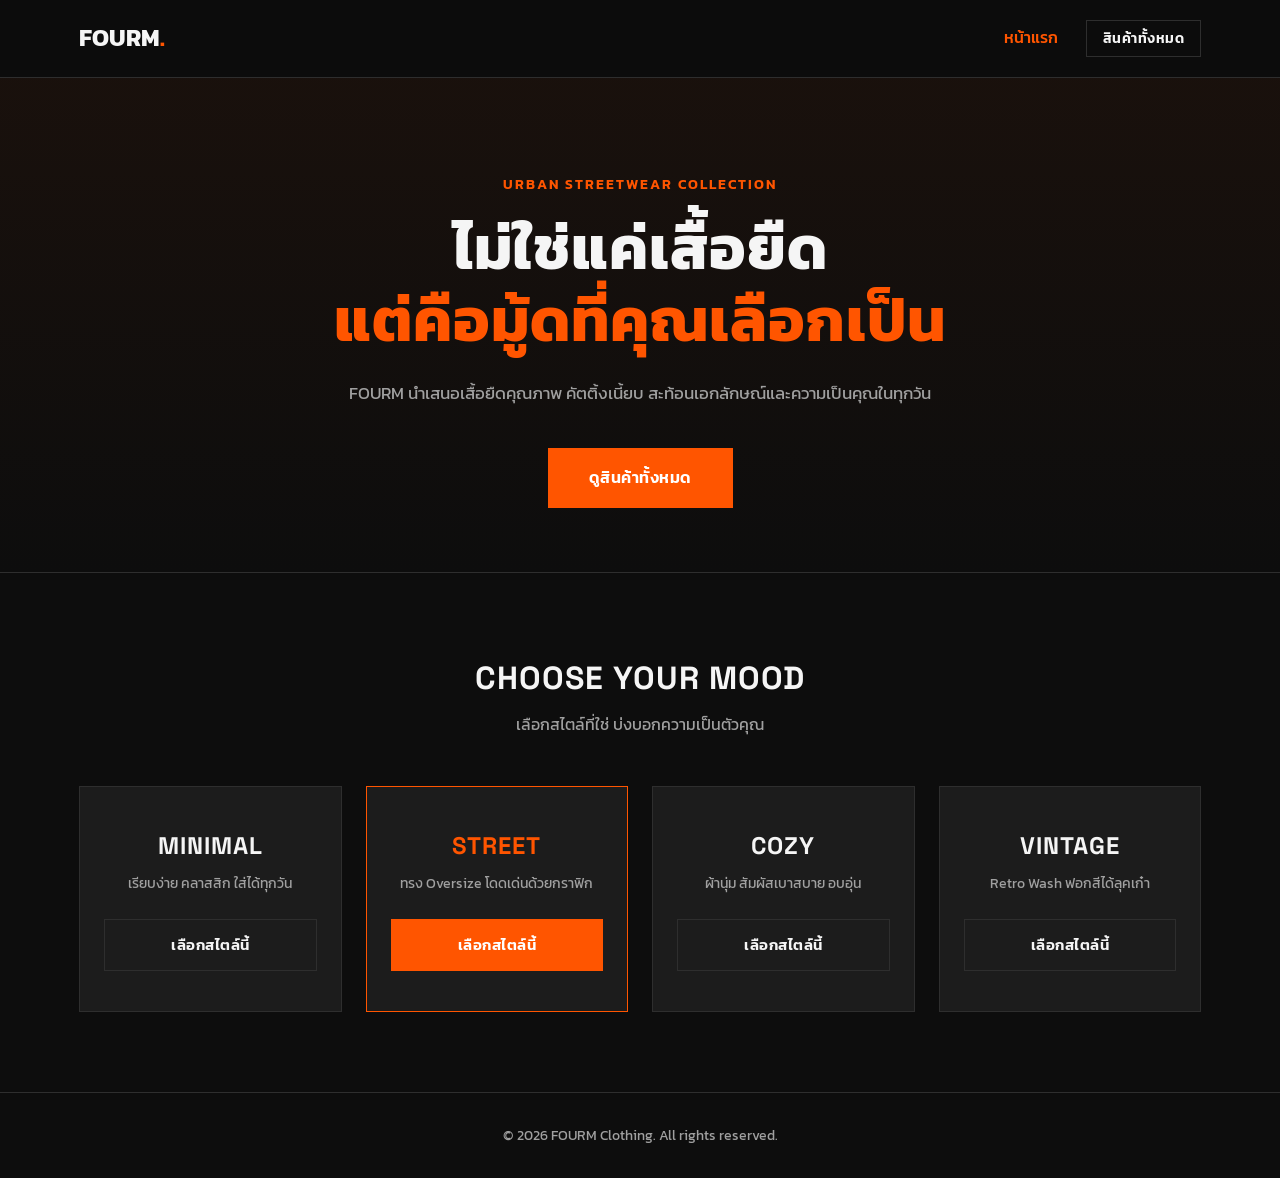
<file: index.html>
<!DOCTYPE html>
<html lang="th">
<head>
  <meta charset="UTF-8">
  <meta name="viewport" content="width=device-width, initial-scale=1.0">
  <title>FOURM — ไม่ใช่แค่เสื้อยืด แต่คือมู้ดที่คุณเลือกเป็น</title>
  <link rel="stylesheet" href="style.css">
</head>
<body>

  <!-- Header & Navigation -->
  <header class="header">
    <div class="container nav-container">
      <a href="index.html" class="logo">FOURM<span>.</span></a>
      <nav class="nav-links">
        <a href="index.html" style="color: var(--accent-color); margin-right: 1.5rem; font-weight: 500;">หน้าแรก</a>
        <a href="product.html" class="btn btn-outline" style="padding: 0.4rem 1rem; font-size: 0.85rem;">สินค้าทั้งหมด</a>
      </nav>
    </div>
  </header>

  <!-- Hero Section -->
  <section class="hero-section" style="padding: 6rem 0 4rem; border-bottom: 1px solid var(--border-color); text-align: center; background: linear-gradient(180deg, rgba(255,85,0,0.05) 0%, rgba(13,13,13,1) 100%);">
    <div class="container">
      <span style="color: var(--accent-color); font-weight: 600; text-transform: uppercase; letter-spacing: 2px; font-size: 0.85rem; display: block; margin-bottom: 1rem;">Urban Streetwear Collection</span>
      <h1 style="font-size: clamp(2rem, 5vw, 3.8rem); line-height: 1.2; margin-bottom: 1.5rem; text-transform: uppercase;">
        ไม่ใช่แค่เสื้อยืด<br>
        <span style="color: var(--accent-color);">แต่คือมู้ดที่คุณเลือกเป็น</span>
      </h1>
      <p style="color: var(--text-muted); max-width: 600px; margin: 0 auto 2.5rem; font-size: 1.05rem;">
        FOURM นำเสนอเสื้อยืดคุณภาพ คัตติ้งเนี้ยบ สะท้อนเอกลักษณ์และความเป็นคุณในทุกวัน
      </p>
      <a href="product.html" class="btn btn-primary" style="font-size: 1rem; padding: 1rem 2.5rem;">ดูสินค้าทั้งหมด</a>
    </div>
  </section>

  <!-- Mood Selection Section -->
  <section class="section-padding">
    <div class="container">
      <div style="text-align: center; margin-bottom: 3rem;">
        <h2 style="font-size: 2rem; margin-bottom: 0.5rem;">CHOOSE YOUR MOOD</h2>
        <p style="color: var(--text-muted);">เลือกสไตล์ที่ใช่ บ่งบอกความเป็นตัวคุณ</p>
      </div>

      <!-- Grid แสดง 4 สไตล์ -->
      <div style="display: grid; grid-template-columns: repeat(auto-fit, minmax(240px, 1fr)); gap: 1.5rem;">
        
        <!-- Minimal Card -->
        <a href="product.html?mood=minimal" class="product-card" style="text-align: center; padding: 2.5rem 1.5rem; text-decoration: none;">
          <h3 style="font-size: 1.5rem; margin-bottom: 0.5rem; color: var(--text-main);">MINIMAL</h3>
          <p style="color: var(--text-muted); font-size: 0.85rem; margin-bottom: 1.5rem;">เรียบง่าย คลาสสิก ใส่ได้ทุกวัน</p>
          <span class="btn btn-outline" style="width: 100%;">เลือกสไตล์นี้</span>
        </a>

        <!-- Street Card -->
        <a href="product.html?mood=street" class="product-card" style="text-align: center; padding: 2.5rem 1.5rem; text-decoration: none; border-color: var(--accent-color);">
          <h3 style="font-size: 1.5rem; margin-bottom: 0.5rem; color: var(--accent-color);">STREET</h3>
          <p style="color: var(--text-muted); font-size: 0.85rem; margin-bottom: 1.5rem;">ทรง Oversize โดดเด่นด้วยกราฟิก</p>
          <span class="btn btn-primary" style="width: 100%;">เลือกสไตล์นี้</span>
        </a>

        <!-- Cozy Card -->
        <a href="product.html?mood=cozy" class="product-card" style="text-align: center; padding: 2.5rem 1.5rem; text-decoration: none;">
          <h3 style="font-size: 1.5rem; margin-bottom: 0.5rem; color: var(--text-main);">COZY</h3>
          <p style="color: var(--text-muted); font-size: 0.85rem; margin-bottom: 1.5rem;">ผ้านุ่ม สัมผัสเบาสบาย อบอุ่น</p>
          <span class="btn btn-outline" style="width: 100%;">เลือกสไตล์นี้</span>
        </a>

        <!-- Vintage Card -->
        <a href="product.html?mood=vintage" class="product-card" style="text-align: center; padding: 2.5rem 1.5rem; text-decoration: none;">
          <h3 style="font-size: 1.5rem; margin-bottom: 0.5rem; color: var(--text-main);">VINTAGE</h3>
          <p style="color: var(--text-muted); font-size: 0.85rem; margin-bottom: 1.5rem;">Retro Wash ฟอกสีได้ลุคเก๋า</p>
          <span class="btn btn-outline" style="width: 100%;">เลือกสไตล์นี้</span>
        </a>

      </div>
    </div>
  </section>

  <!-- Footer -->
  <footer style="border-top: 1px solid var(--border-color); padding: 2rem 0; text-align: center; color: var(--text-muted); font-size: 0.85rem;">
    <div class="container">
      <p>&copy; 2026 FOURM Clothing. All rights reserved.</p>
    </div>
  </footer>

  <script src="script.js"></script>
</body>
</html>
</file>
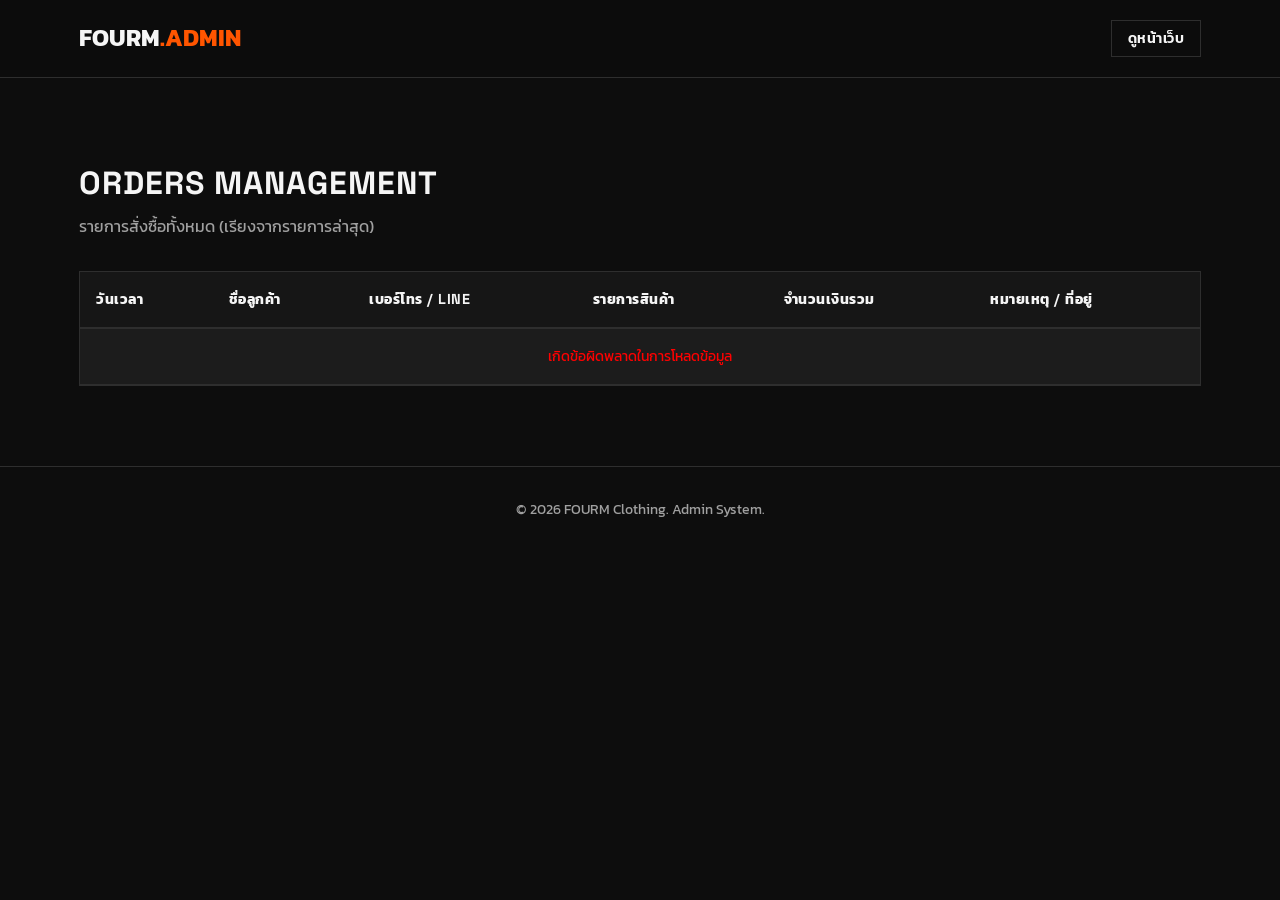
<file: admin.html>
<!DOCTYPE html>
<html lang="th">
<head>
  <meta charset="UTF-8">
  <meta name="viewport" content="width=device-width, initial-scale=1.0">
  <title>ระบบจัดการคำสั่งซื้อ — FOURM Admin</title>
  <link rel="stylesheet" href="style.css">
  <style>
    .table-container {
      width: 100%;
      overflow-x: auto;
      background-color: var(--surface-card);
      border: 1px solid var(--border-color);
      margin-top: 2rem;
    }

    table {
      width: 100%;
      border-collapse: collapse;
      text-align: left;
      font-size: 0.9rem;
    }

    th {
      background-color: var(--surface-color);
      color: var(--text-main);
      font-family: var(--font-display);
      text-transform: uppercase;
      letter-spacing: 0.5px;
      padding: 1rem;
      border-bottom: 2px solid var(--border-color);
      white-space: nowrap;
    }

    td {
      padding: 1rem;
      border-bottom: 1px solid var(--border-color);
      color: var(--text-main);
      vertical-align: top;
    }

    tr:hover td {
      background-color: rgba(255, 255, 255, 0.02);
    }

    /* ราคาเน้นสีส้ม */
    td:nth-child(5) {
      color: var(--accent-color);
      font-weight: 600;
      font-family: var(--font-display);
    }
  </style>
</head>
<body>

  <!-- Header -->
  <header class="header">
    <div class="container nav-container">
      <a href="index.html" class="logo">FOURM<span>.ADMIN</span></a>
      <nav class="nav-links">
        <a href="index.html" class="btn btn-outline" style="padding: 0.4rem 1rem; font-size: 0.85rem;">ดูหน้าเว็บ</a>
      </nav>
    </div>
  </header>

  <!-- Main Content -->
  <main class="section-padding">
    <div class="container">
      
      <div style="display: flex; justify-content: space-between; align-items: center; flex-wrap: wrap; gap: 1rem;">
        <div>
          <h1 style="font-size: 2rem; margin-bottom: 0.3rem;">ORDERS MANAGEMENT</h1>
          <p style="color: var(--text-muted);">รายการสั่งซื้อทั้งหมด (เรียงจากรายการล่าสุด)</p>
        </div>
      </div>

      <!-- Table Container -->
      <div class="table-container">
        <table id="ordersTable">
          <thead>
            <tr>
              <th>วันเวลา</th>
              <th>ชื่อลูกค้า</th>
              <th>เบอร์โทร / Line</th>
              <th>รายการสินค้า</th>
              <th>จำนวนเงินรวม</th>
              <th>หมายเหตุ / ที่อยู่</th>
            </tr>
          </thead>
          <tbody>
            <!-- script.js จะดึงข้อมูล CSV จาก Google Sheets มาใส่ในนี้อัตโนมัติ -->
          </tbody>
        </table>
      </div>

    </div>
  </main>

  <!-- Footer -->
  <footer style="border-top: 1px solid var(--border-color); padding: 2rem 0; text-align: center; color: var(--text-muted); font-size: 0.85rem;">
    <div class="container">
      <p>&copy; 2026 FOURM Clothing. Admin System.</p>
    </div>
  </footer>

  <script src="script.js"></script>
</body>
</html>
</file>
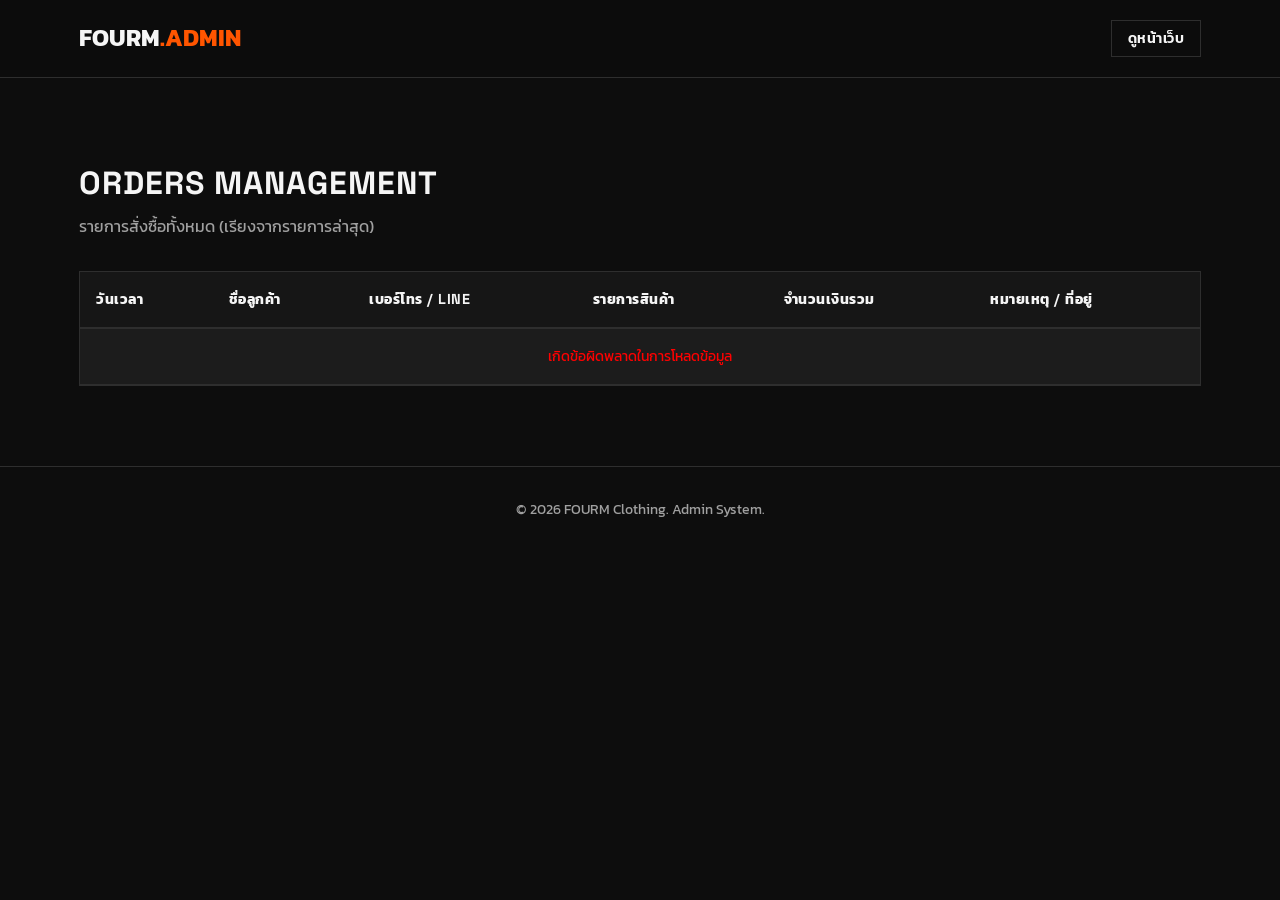
<file: admin.html.html>
<!DOCTYPE html>
<html lang="th">
<head>
  <meta charset="UTF-8">
  <meta name="viewport" content="width=device-width, initial-scale=1.0">
  <title>ระบบจัดการคำสั่งซื้อ — FOURM Admin</title>
  <link rel="stylesheet" href="style.css">
  <style>
    .table-container {
      width: 100%;
      overflow-x: auto;
      background-color: var(--surface-card);
      border: 1px solid var(--border-color);
      margin-top: 2rem;
    }

    table {
      width: 100%;
      border-collapse: collapse;
      text-align: left;
      font-size: 0.9rem;
    }

    th {
      background-color: var(--surface-color);
      color: var(--text-main);
      font-family: var(--font-display);
      text-transform: uppercase;
      letter-spacing: 0.5px;
      padding: 1rem;
      border-bottom: 2px solid var(--border-color);
      white-space: nowrap;
    }

    td {
      padding: 1rem;
      border-bottom: 1px solid var(--border-color);
      color: var(--text-main);
      vertical-align: top;
    }

    tr:hover td {
      background-color: rgba(255, 255, 255, 0.02);
    }

    /* ราคาเน้นสีส้ม */
    td:nth-child(5) {
      color: var(--accent-color);
      font-weight: 600;
      font-family: var(--font-display);
    }
  </style>
</head>
<body>

  <!-- Header -->
  <header class="header">
    <div class="container nav-container">
      <a href="index.html" class="logo">FOURM<span>.ADMIN</span></a>
      <nav class="nav-links">
        <a href="index.html" class="btn btn-outline" style="padding: 0.4rem 1rem; font-size: 0.85rem;">ดูหน้าเว็บ</a>
      </nav>
    </div>
  </header>

  <!-- Main Content -->
  <main class="section-padding">
    <div class="container">
      
      <div style="display: flex; justify-content: space-between; align-items: center; flex-wrap: wrap; gap: 1rem;">
        <div>
          <h1 style="font-size: 2rem; margin-bottom: 0.3rem;">ORDERS MANAGEMENT</h1>
          <p style="color: var(--text-muted);">รายการสั่งซื้อทั้งหมด (เรียงจากรายการล่าสุด)</p>
        </div>
      </div>

      <!-- Table Container -->
      <div class="table-container">
        <table id="ordersTable">
          <thead>
            <tr>
              <th>วันเวลา</th>
              <th>ชื่อลูกค้า</th>
              <th>เบอร์โทร / Line</th>
              <th>รายการสินค้า</th>
              <th>จำนวนเงินรวม</th>
              <th>หมายเหตุ / ที่อยู่</th>
            </tr>
          </thead>
          <tbody>
            <!-- script.js จะดึงข้อมูล CSV จาก Google Sheets มาใส่ในนี้อัตโนมัติ -->
          </tbody>
        </table>
      </div>

    </div>
  </main>

  <!-- Footer -->
  <footer style="border-top: 1px solid var(--border-color); padding: 2rem 0; text-align: center; color: var(--text-muted); font-size: 0.85rem;">
    <div class="container">
      <p>&copy; 2026 FOURM Clothing. Admin System.</p>
    </div>
  </footer>

  <script src="script.js"></script>
</body>
</html>
</file>
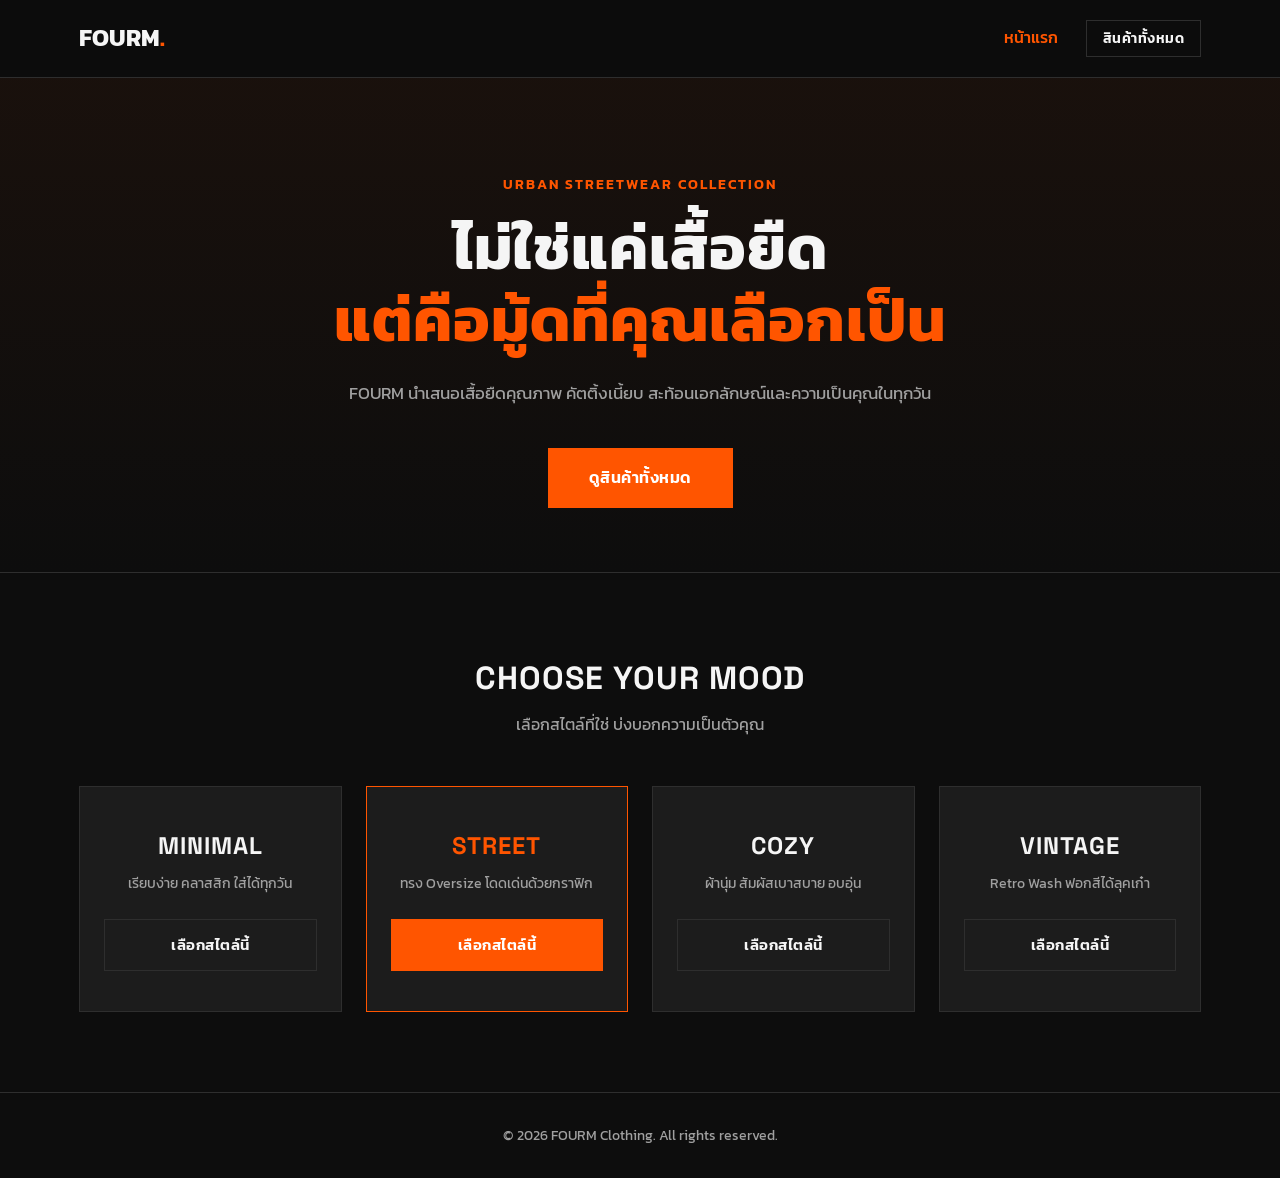
<file: index.html.html>
<!DOCTYPE html>
<html lang="th">
<head>
  <meta charset="UTF-8">
  <meta name="viewport" content="width=device-width, initial-scale=1.0">
  <title>FOURM — ไม่ใช่แค่เสื้อยืด แต่คือมู้ดที่คุณเลือกเป็น</title>
  <link rel="stylesheet" href="style.css">
</head>
<body>

  <!-- Header & Navigation -->
  <header class="header">
    <div class="container nav-container">
      <a href="index.html" class="logo">FOURM<span>.</span></a>
      <nav class="nav-links">
        <a href="index.html" style="color: var(--accent-color); margin-right: 1.5rem; font-weight: 500;">หน้าแรก</a>
        <a href="product.html" class="btn btn-outline" style="padding: 0.4rem 1rem; font-size: 0.85rem;">สินค้าทั้งหมด</a>
      </nav>
    </div>
  </header>

  <!-- Hero Section -->
  <section class="hero-section" style="padding: 6rem 0 4rem; border-bottom: 1px solid var(--border-color); text-align: center; background: linear-gradient(180deg, rgba(255,85,0,0.05) 0%, rgba(13,13,13,1) 100%);">
    <div class="container">
      <span style="color: var(--accent-color); font-weight: 600; text-transform: uppercase; letter-spacing: 2px; font-size: 0.85rem; display: block; margin-bottom: 1rem;">Urban Streetwear Collection</span>
      <h1 style="font-size: clamp(2rem, 5vw, 3.8rem); line-height: 1.2; margin-bottom: 1.5rem; text-transform: uppercase;">
        ไม่ใช่แค่เสื้อยืด<br>
        <span style="color: var(--accent-color);">แต่คือมู้ดที่คุณเลือกเป็น</span>
      </h1>
      <p style="color: var(--text-muted); max-width: 600px; margin: 0 auto 2.5rem; font-size: 1.05rem;">
        FOURM นำเสนอเสื้อยืดคุณภาพ คัตติ้งเนี้ยบ สะท้อนเอกลักษณ์และความเป็นคุณในทุกวัน
      </p>
      <a href="product.html" class="btn btn-primary" style="font-size: 1rem; padding: 1rem 2.5rem;">ดูสินค้าทั้งหมด</a>
    </div>
  </section>

  <!-- Mood Selection Section -->
  <section class="section-padding">
    <div class="container">
      <div style="text-align: center; margin-bottom: 3rem;">
        <h2 style="font-size: 2rem; margin-bottom: 0.5rem;">CHOOSE YOUR MOOD</h2>
        <p style="color: var(--text-muted);">เลือกสไตล์ที่ใช่ บ่งบอกความเป็นตัวคุณ</p>
      </div>

      <!-- Grid แสดง 4 สไตล์ -->
      <div style="display: grid; grid-template-columns: repeat(auto-fit, minmax(240px, 1fr)); gap: 1.5rem;">
        
        <!-- Minimal Card -->
        <a href="product.html?mood=minimal" class="product-card" style="text-align: center; padding: 2.5rem 1.5rem; text-decoration: none;">
          <h3 style="font-size: 1.5rem; margin-bottom: 0.5rem; color: var(--text-main);">MINIMAL</h3>
          <p style="color: var(--text-muted); font-size: 0.85rem; margin-bottom: 1.5rem;">เรียบง่าย คลาสสิก ใส่ได้ทุกวัน</p>
          <span class="btn btn-outline" style="width: 100%;">เลือกสไตล์นี้</span>
        </a>

        <!-- Street Card -->
        <a href="product.html?mood=street" class="product-card" style="text-align: center; padding: 2.5rem 1.5rem; text-decoration: none; border-color: var(--accent-color);">
          <h3 style="font-size: 1.5rem; margin-bottom: 0.5rem; color: var(--accent-color);">STREET</h3>
          <p style="color: var(--text-muted); font-size: 0.85rem; margin-bottom: 1.5rem;">ทรง Oversize โดดเด่นด้วยกราฟิก</p>
          <span class="btn btn-primary" style="width: 100%;">เลือกสไตล์นี้</span>
        </a>

        <!-- Cozy Card -->
        <a href="product.html?mood=cozy" class="product-card" style="text-align: center; padding: 2.5rem 1.5rem; text-decoration: none;">
          <h3 style="font-size: 1.5rem; margin-bottom: 0.5rem; color: var(--text-main);">COZY</h3>
          <p style="color: var(--text-muted); font-size: 0.85rem; margin-bottom: 1.5rem;">ผ้านุ่ม สัมผัสเบาสบาย อบอุ่น</p>
          <span class="btn btn-outline" style="width: 100%;">เลือกสไตล์นี้</span>
        </a>

        <!-- Vintage Card -->
        <a href="product.html?mood=vintage" class="product-card" style="text-align: center; padding: 2.5rem 1.5rem; text-decoration: none;">
          <h3 style="font-size: 1.5rem; margin-bottom: 0.5rem; color: var(--text-main);">VINTAGE</h3>
          <p style="color: var(--text-muted); font-size: 0.85rem; margin-bottom: 1.5rem;">Retro Wash ฟอกสีได้ลุคเก๋า</p>
          <span class="btn btn-outline" style="width: 100%;">เลือกสไตล์นี้</span>
        </a>

      </div>
    </div>
  </section>

  <!-- Footer -->
  <footer style="border-top: 1px solid var(--border-color); padding: 2rem 0; text-align: center; color: var(--text-muted); font-size: 0.85rem;">
    <div class="container">
      <p>&copy; 2026 FOURM Clothing. All rights reserved.</p>
    </div>
  </footer>

  <script src="script.js"></script>
</body>
</html>
</file>
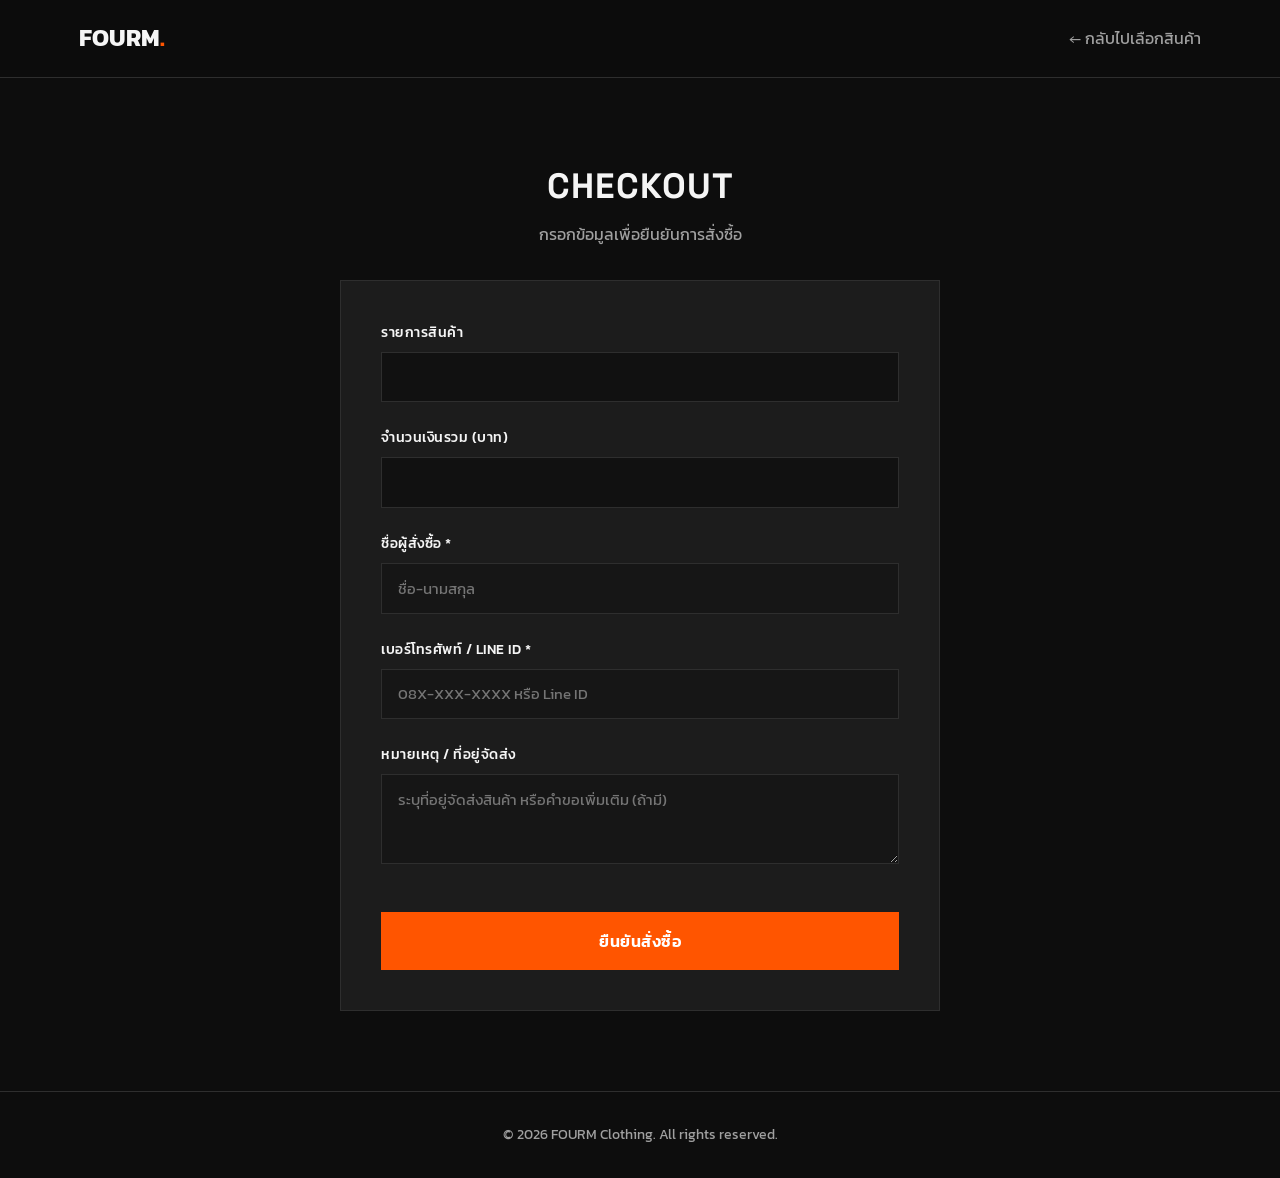
<file: order.html>
<!DOCTYPE html>
<html lang="th">
<head>
  <meta charset="UTF-8">
  <meta name="viewport" content="width=device-width, initial-scale=1.0">
  <title>สั่งซื้อสินค้า — FOURM</title>
  <link rel="stylesheet" href="style.css">
  <style>
    .order-card {
      max-width: 600px;
      margin: 0 auto;
      background-color: var(--surface-card);
      border: 1px solid var(--border-color);
      padding: 2.5rem;
    }

    .form-group {
      margin-bottom: 1.5rem;
    }

    .form-group label {
      display: block;
      margin-bottom: 0.5rem;
      font-size: 0.9rem;
      font-weight: 500;
      color: var(--text-main);
      text-transform: uppercase;
      letter-spacing: 0.5px;
    }

    .form-control {
      width: 100%;
      padding: 0.8rem 1rem;
      background-color: var(--surface-color);
      border: 1px solid var(--border-color);
      color: var(--text-main);
      font-family: var(--font-sans);
      font-size: 0.95rem;
      border-radius: var(--radius-sharp);
      transition: var(--transition);
    }

    .form-control:focus {
      outline: none;
      border-color: var(--accent-color);
    }

    .form-control[readonly] {
      background-color: #111;
      color: var(--accent-color);
      font-weight: 600;
      cursor: not-allowed;
    }

    textarea.form-control {
      resize: vertical;
      min-height: 90px;
    }
  </style>
</head>
<body>

  <!-- Header -->
  <header class="header">
    <div class="container nav-container">
      <a href="index.html" class="logo">FOURM<span>.</span></a>
      <nav class="nav-links">
        <a href="product.html" style="color: var(--text-muted);">← กลับไปเลือกสินค้า</a>
      </nav>
    </div>
  </header>

  <!-- Main Section -->
  <main class="section-padding">
    <div class="container">
      
      <div style="text-align: center; margin-bottom: 2rem;">
        <h1 style="font-size: 2.2rem; margin-bottom: 0.5rem;">CHECKOUT</h1>
        <p style="color: var(--text-muted);">กรอกข้อมูลเพื่อยืนยันการสั่งซื้อ</p>
      </div>

      <div class="order-card">
        <!-- Form สั่งซื้อ id="orderForm" -->
        <form id="orderForm">
          
          <div class="form-group">
            <label for="items">รายการสินค้า</label>
            <input type="text" id="items" class="form-control" readonly required>
          </div>

          <div class="form-group">
            <label for="total">จำนวนเงินรวม (บาท)</label>
            <input type="text" id="total" class="form-control" readonly required>
          </div>

          <div class="form-group">
            <label for="customerName">ชื่อผู้สั่งซื้อ *</label>
            <input type="text" id="customerName" class="form-control" placeholder="ชื่อ-นามสกุล" required>
          </div>

          <div class="form-group">
            <label for="contact">เบอร์โทรศัพท์ / Line ID *</label>
            <input type="text" id="contact" class="form-control" placeholder="08X-XXX-XXXX หรือ Line ID" required>
          </div>

          <div class="form-group">
            <label for="note">หมายเหตุ / ที่อยู่จัดส่ง</label>
            <textarea id="note" class="form-control" placeholder="ระบุที่อยู่จัดส่งสินค้า หรือคำขอเพิ่มเติม (ถ้ามี)"></textarea>
          </div>

          <button type="submit" class="btn btn-primary" style="width: 100%; padding: 1rem; font-size: 1rem; margin-top: 1rem;">
            ยืนยันสั่งซื้อ
          </button>
        </form>
      </div>

    </div>
  </main>

  <!-- Footer -->
  <footer style="border-top: 1px solid var(--border-color); padding: 2rem 0; text-align: center; color: var(--text-muted); font-size: 0.85rem;">
    <div class="container">
      <p>&copy; 2026 FOURM Clothing. All rights reserved.</p>
    </div>
  </footer>

  <script src="script.js"></script>
</body>
</html>
</file>
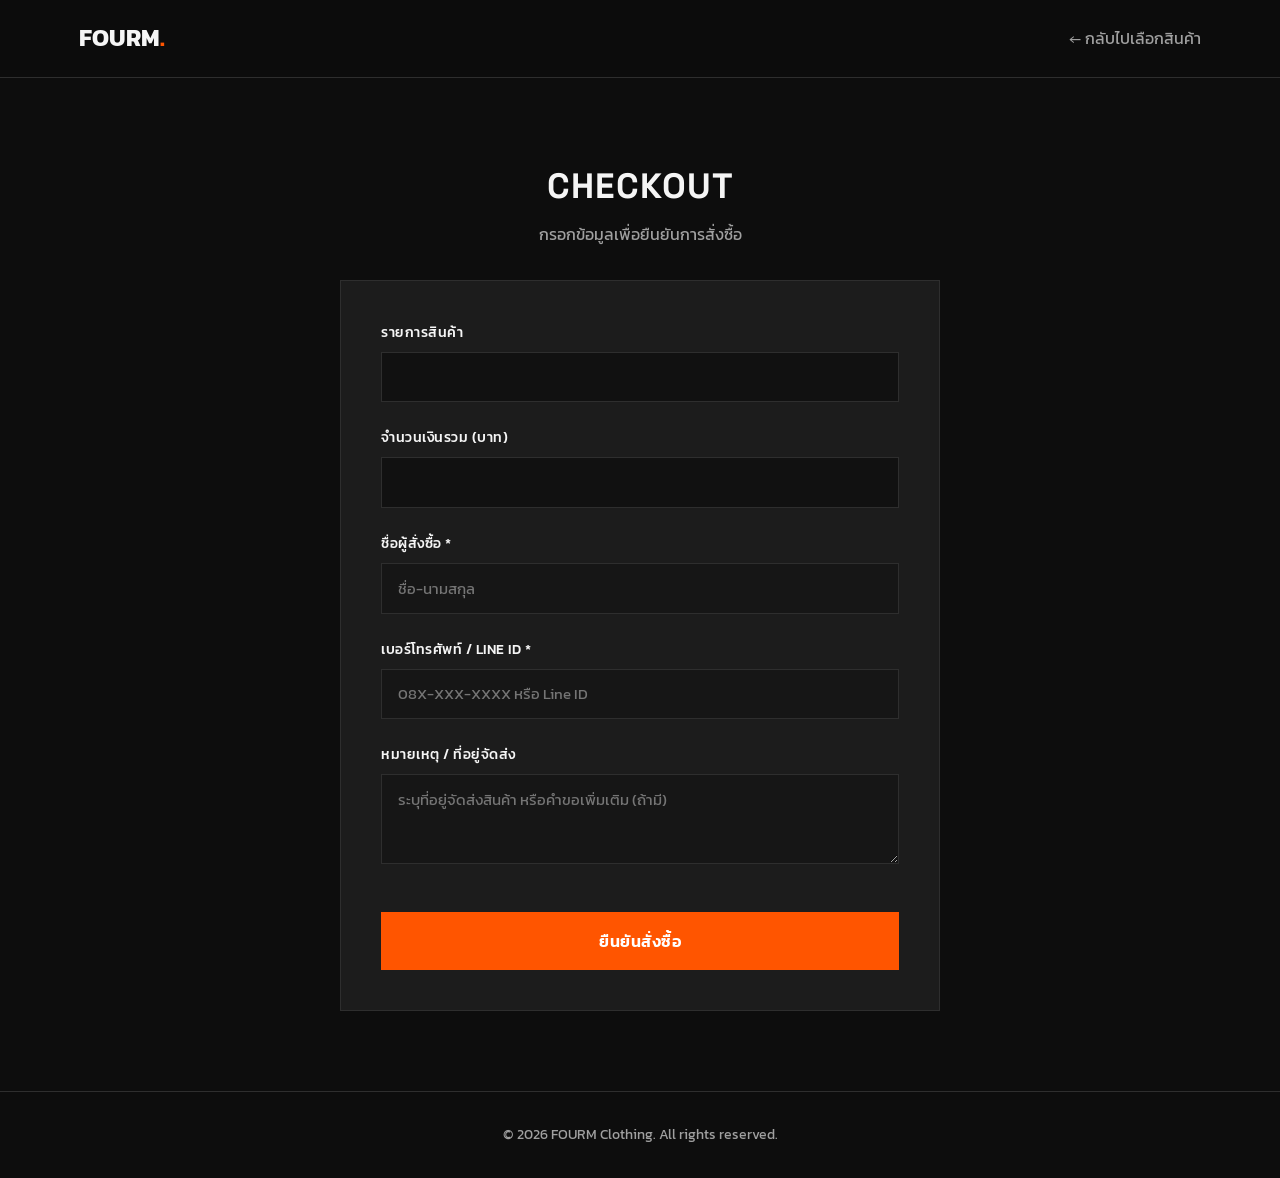
<file: order.html.html>
<!DOCTYPE html>
<html lang="th">
<head>
  <meta charset="UTF-8">
  <meta name="viewport" content="width=device-width, initial-scale=1.0">
  <title>สั่งซื้อสินค้า — FOURM</title>
  <link rel="stylesheet" href="style.css">
  <style>
    .order-card {
      max-width: 600px;
      margin: 0 auto;
      background-color: var(--surface-card);
      border: 1px solid var(--border-color);
      padding: 2.5rem;
    }

    .form-group {
      margin-bottom: 1.5rem;
    }

    .form-group label {
      display: block;
      margin-bottom: 0.5rem;
      font-size: 0.9rem;
      font-weight: 500;
      color: var(--text-main);
      text-transform: uppercase;
      letter-spacing: 0.5px;
    }

    .form-control {
      width: 100%;
      padding: 0.8rem 1rem;
      background-color: var(--surface-color);
      border: 1px solid var(--border-color);
      color: var(--text-main);
      font-family: var(--font-sans);
      font-size: 0.95rem;
      border-radius: var(--radius-sharp);
      transition: var(--transition);
    }

    .form-control:focus {
      outline: none;
      border-color: var(--accent-color);
    }

    .form-control[readonly] {
      background-color: #111;
      color: var(--accent-color);
      font-weight: 600;
      cursor: not-allowed;
    }

    textarea.form-control {
      resize: vertical;
      min-height: 90px;
    }
  </style>
</head>
<body>

  <!-- Header -->
  <header class="header">
    <div class="container nav-container">
      <a href="index.html" class="logo">FOURM<span>.</span></a>
      <nav class="nav-links">
        <a href="product.html" style="color: var(--text-muted);">← กลับไปเลือกสินค้า</a>
      </nav>
    </div>
  </header>

  <!-- Main Section -->
  <main class="section-padding">
    <div class="container">
      
      <div style="text-align: center; margin-bottom: 2rem;">
        <h1 style="font-size: 2.2rem; margin-bottom: 0.5rem;">CHECKOUT</h1>
        <p style="color: var(--text-muted);">กรอกข้อมูลเพื่อยืนยันการสั่งซื้อ</p>
      </div>

      <div class="order-card">
        <!-- Form สั่งซื้อ id="orderForm" -->
        <form id="orderForm">
          
          <div class="form-group">
            <label for="items">รายการสินค้า</label>
            <input type="text" id="items" class="form-control" readonly required>
          </div>

          <div class="form-group">
            <label for="total">จำนวนเงินรวม (บาท)</label>
            <input type="text" id="total" class="form-control" readonly required>
          </div>

          <div class="form-group">
            <label for="customerName">ชื่อผู้สั่งซื้อ *</label>
            <input type="text" id="customerName" class="form-control" placeholder="ชื่อ-นามสกุล" required>
          </div>

          <div class="form-group">
            <label for="contact">เบอร์โทรศัพท์ / Line ID *</label>
            <input type="text" id="contact" class="form-control" placeholder="08X-XXX-XXXX หรือ Line ID" required>
          </div>

          <div class="form-group">
            <label for="note">หมายเหตุ / ที่อยู่จัดส่ง</label>
            <textarea id="note" class="form-control" placeholder="ระบุที่อยู่จัดส่งสินค้า หรือคำขอเพิ่มเติม (ถ้ามี)"></textarea>
          </div>

          <button type="submit" class="btn btn-primary" style="width: 100%; padding: 1rem; font-size: 1rem; margin-top: 1rem;">
            ยืนยันสั่งซื้อ
          </button>
        </form>
      </div>

    </div>
  </main>

  <!-- Footer -->
  <footer style="border-top: 1px solid var(--border-color); padding: 2rem 0; text-align: center; color: var(--text-muted); font-size: 0.85rem;">
    <div class="container">
      <p>&copy; 2026 FOURM Clothing. All rights reserved.</p>
    </div>
  </footer>

  <script src="script.js"></script>
</body>
</html>
</file>
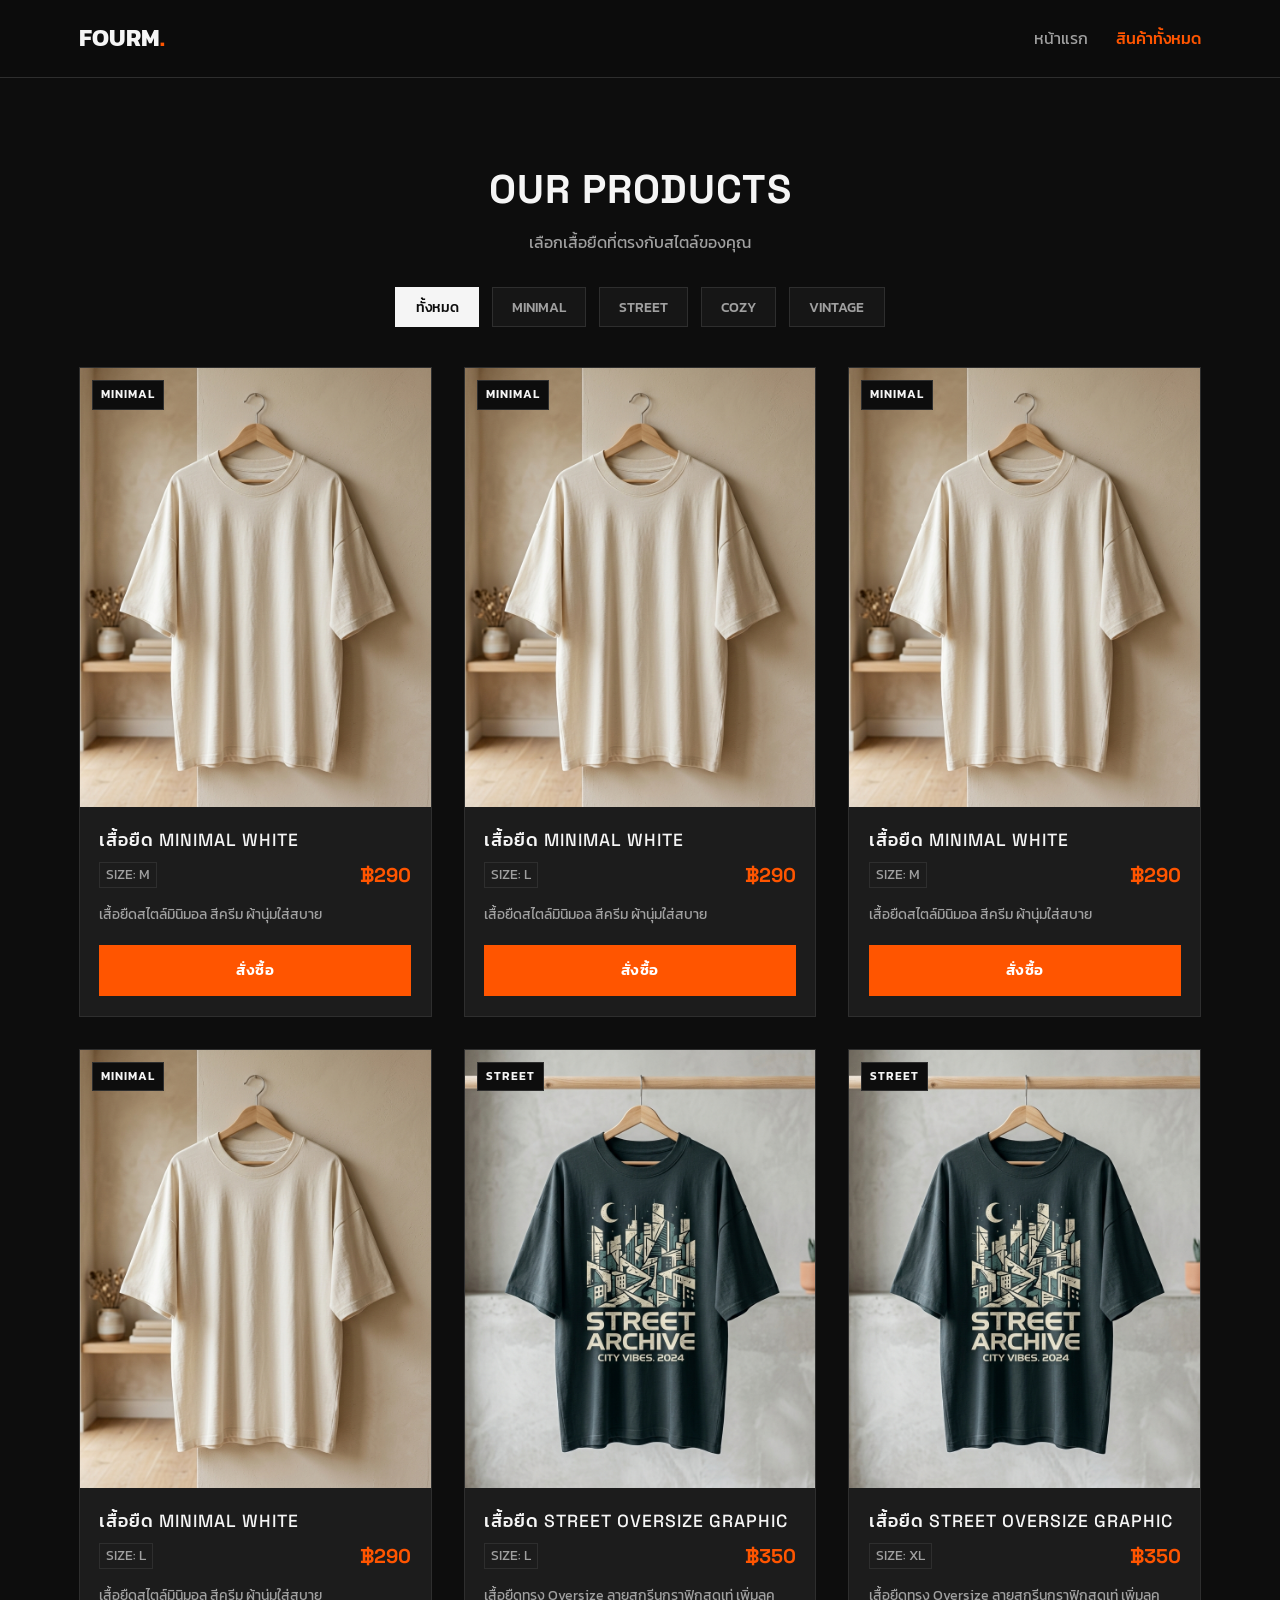
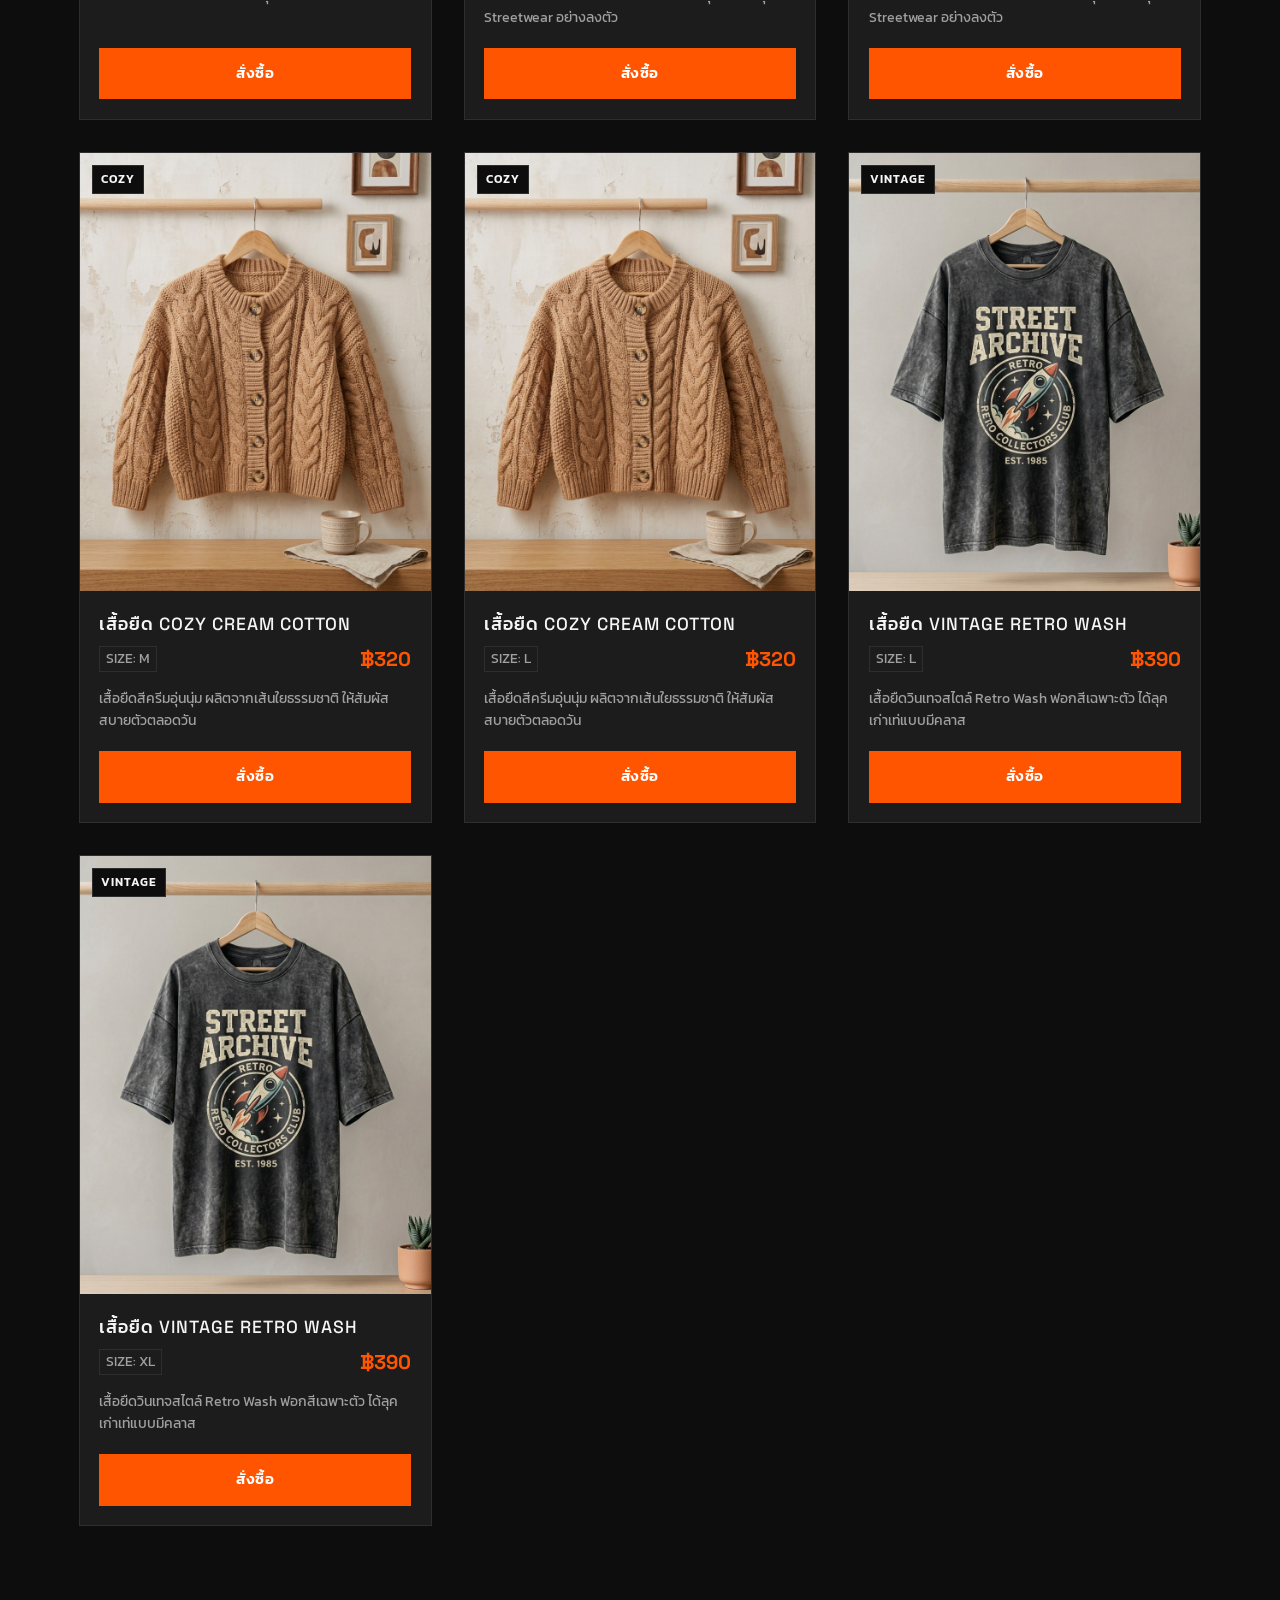
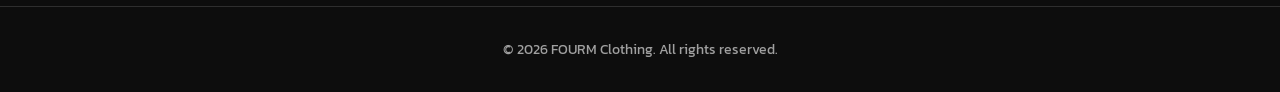
<file: product.html>
<!DOCTYPE html>
<html lang="th">
<head>
  <meta charset="UTF-8">
  <meta name="viewport" content="width=device-width, initial-scale=1.0">
  <title>รายการสินค้า — FOURM</title>
  <link rel="stylesheet" href="style.css">
  <style>
    /* Styling เพิ่มเติมเฉพาะส่วน Filter Bar บนหน้า Product */
    .filter-bar {
      display: flex;
      justify-content: center;
      flex-wrap: wrap;
      gap: 0.8rem;
      margin-bottom: 2.5rem;
    }

    .filter-btn {
      background-color: var(--surface-color);
      border: 1px solid var(--border-color);
      color: var(--text-muted);
      padding: 0.5rem 1.2rem;
      font-family: var(--font-sans);
      font-size: 0.9rem;
      font-weight: 500;
      cursor: pointer;
      transition: var(--transition);
      border-radius: var(--radius-sharp);
      text-transform: uppercase;
    }

    .filter-btn:hover,
    .filter-btn.active {
      background-color: var(--text-main);
      color: var(--bg-color);
      border-color: var(--text-main);
    }

    .filter-btn.active[data-mood="street"],
    .filter-btn[data-mood="street"]:hover {
      background-color: var(--accent-color);
      color: #ffffff;
      border-color: var(--accent-color);
    }
  </style>
</head>
<body>

  <!-- Header & Navigation -->
  <header class="header">
    <div class="container nav-container">
      <a href="index.html" class="logo">FOURM<span>.</span></a>
      <nav class="nav-links">
        <a href="index.html" style="color: var(--text-muted); margin-right: 1.5rem;">หน้าแรก</a>
        <a href="product.html" style="color: var(--accent-color); font-weight: 500;">สินค้าทั้งหมด</a>
      </nav>
    </div>
  </header>

  <!-- Main Product Section -->
  <main class="section-padding">
    <div class="container">
      
      <!-- หัวข้อหน้า -->
      <div style="text-align: center; margin-bottom: 2rem;">
        <h1 style="font-size: 2.5rem; margin-bottom: 0.5rem;">OUR PRODUCTS</h1>
        <p style="color: var(--text-muted);">เลือกเสื้อยืดที่ตรงกับสไตล์ของคุณ</p>
      </div>

      <!-- ปุ่มกรอง (Filter Bar) - id="filter-bar" ตามที่ script.js กำหนด -->
      <div id="filter-bar" class="filter-bar">
        <button class="filter-btn active" data-mood="all">ทั้งหมด</button>
        <button class="filter-btn" data-mood="minimal">Minimal</button>
        <button class="filter-btn" data-mood="street">Street</button>
        <button class="filter-btn" data-mood="cozy">Cozy</button>
        <button class="filter-btn" data-mood="vintage">Vintage</button>
      </div>

      <!-- แสดงรายการสินค้า - id="product-list" ตามที่ script.js กำหนด -->
      <div id="product-list" class="product-grid">
        <!-- script.js จะนำสินค้ามา render ลงในนี้อัตโนมัติ -->
      </div>

    </div>
  </main>

  <!-- Footer -->
  <footer style="border-top: 1px solid var(--border-color); padding: 2rem 0; text-align: center; color: var(--text-muted); font-size: 0.85rem;">
    <div class="container">
      <p>&copy; 2026 FOURM Clothing. All rights reserved.</p>
    </div>
  </footer>

  <script src="script.js"></script>
</body>
</html>
</file>
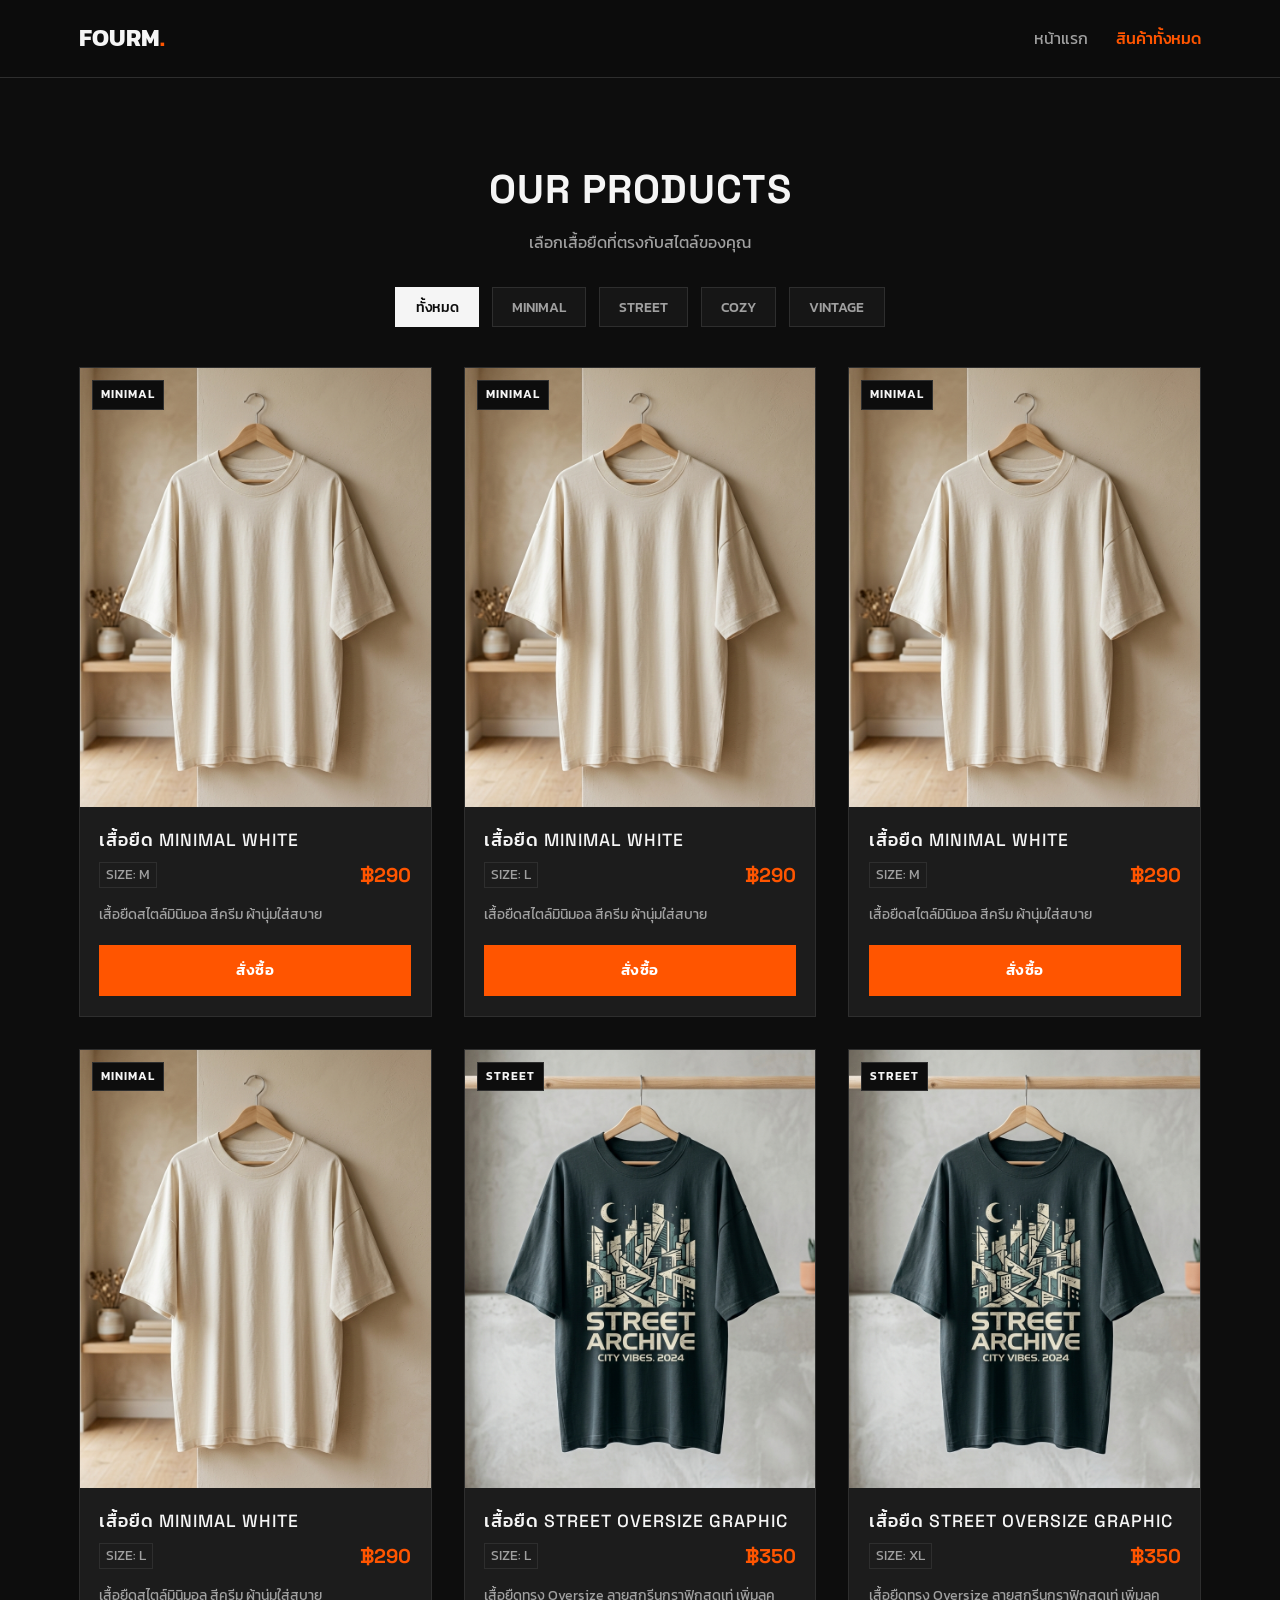
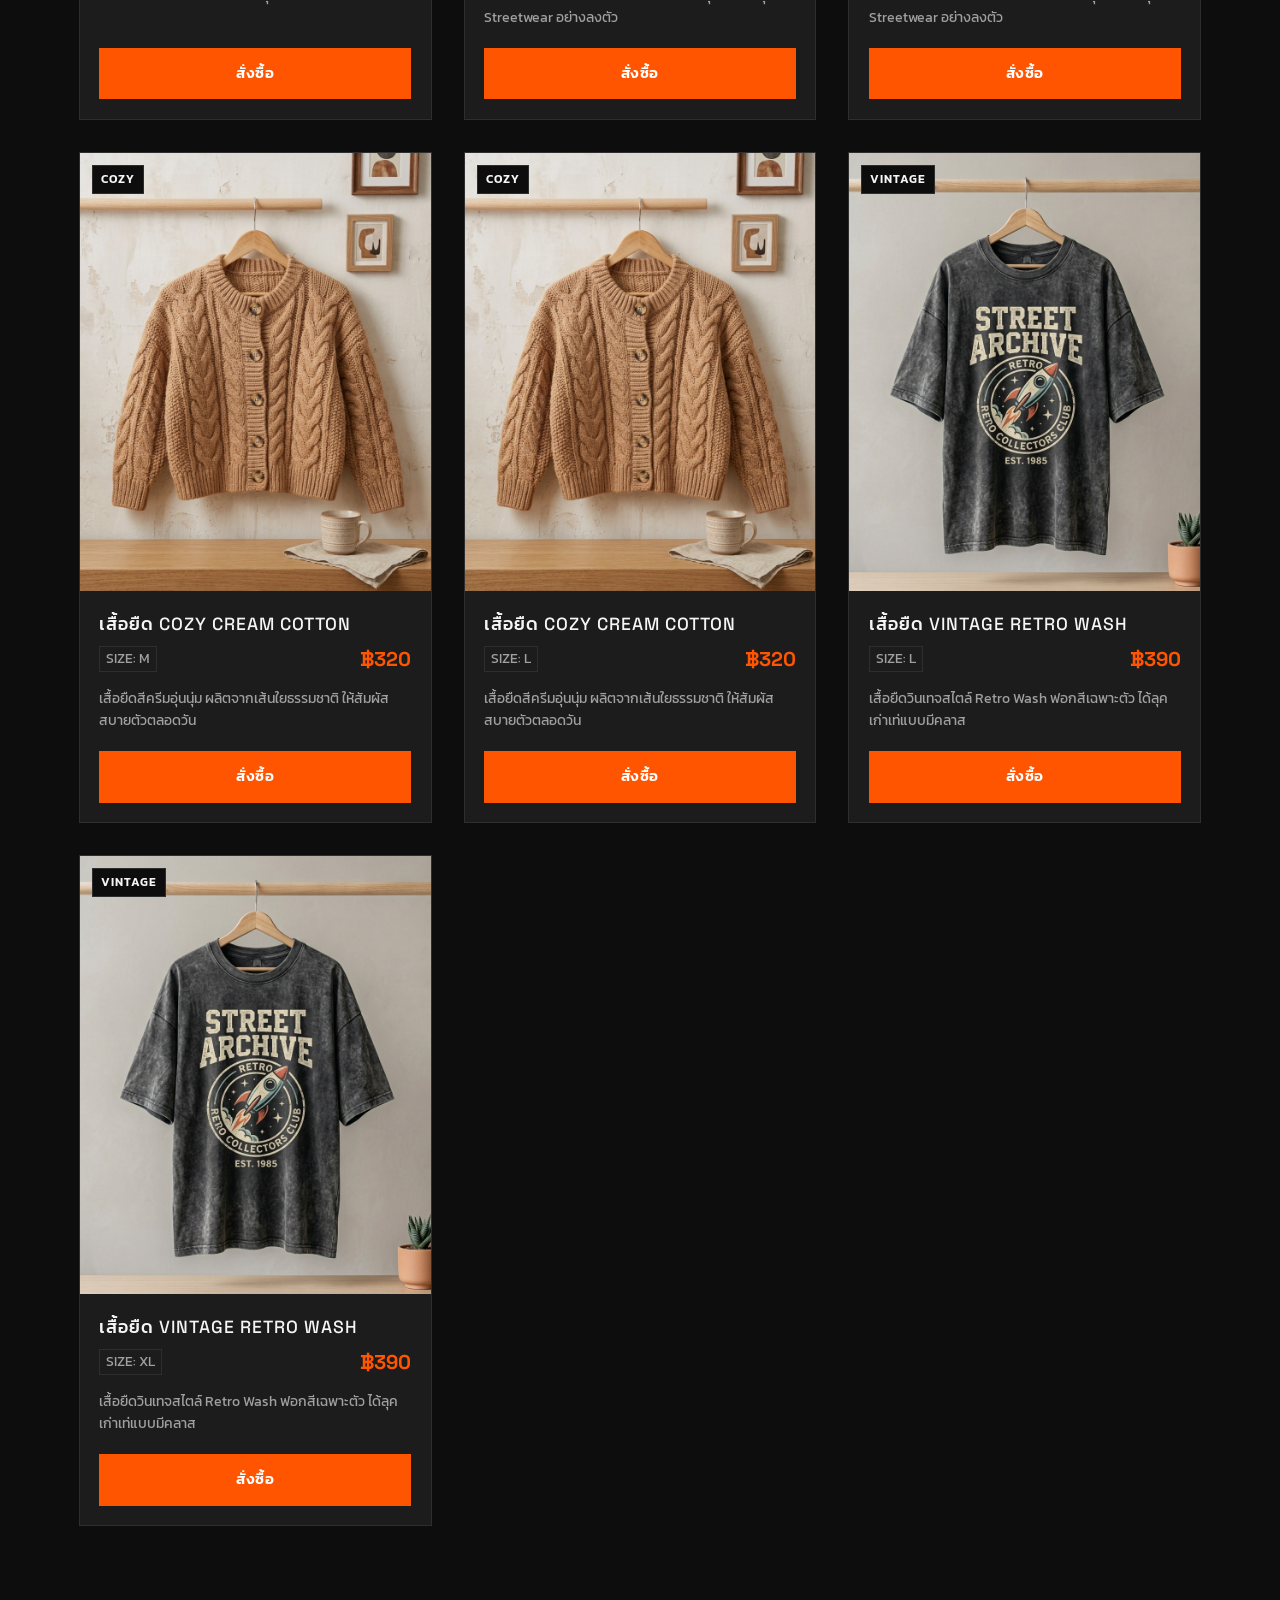
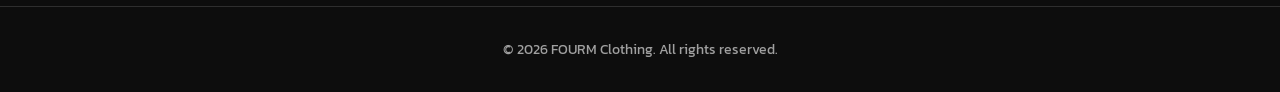
<file: product.html.html>
<!DOCTYPE html>
<html lang="th">
<head>
  <meta charset="UTF-8">
  <meta name="viewport" content="width=device-width, initial-scale=1.0">
  <title>รายการสินค้า — FOURM</title>
  <link rel="stylesheet" href="style.css">
  <style>
    /* Styling เพิ่มเติมเฉพาะส่วน Filter Bar บนหน้า Product */
    .filter-bar {
      display: flex;
      justify-content: center;
      flex-wrap: wrap;
      gap: 0.8rem;
      margin-bottom: 2.5rem;
    }

    .filter-btn {
      background-color: var(--surface-color);
      border: 1px solid var(--border-color);
      color: var(--text-muted);
      padding: 0.5rem 1.2rem;
      font-family: var(--font-sans);
      font-size: 0.9rem;
      font-weight: 500;
      cursor: pointer;
      transition: var(--transition);
      border-radius: var(--radius-sharp);
      text-transform: uppercase;
    }

    .filter-btn:hover,
    .filter-btn.active {
      background-color: var(--text-main);
      color: var(--bg-color);
      border-color: var(--text-main);
    }

    .filter-btn.active[data-mood="street"],
    .filter-btn[data-mood="street"]:hover {
      background-color: var(--accent-color);
      color: #ffffff;
      border-color: var(--accent-color);
    }
  </style>
</head>
<body>

  <!-- Header & Navigation -->
  <header class="header">
    <div class="container nav-container">
      <a href="index.html" class="logo">FOURM<span>.</span></a>
      <nav class="nav-links">
        <a href="index.html" style="color: var(--text-muted); margin-right: 1.5rem;">หน้าแรก</a>
        <a href="product.html" style="color: var(--accent-color); font-weight: 500;">สินค้าทั้งหมด</a>
      </nav>
    </div>
  </header>

  <!-- Main Product Section -->
  <main class="section-padding">
    <div class="container">
      
      <!-- หัวข้อหน้า -->
      <div style="text-align: center; margin-bottom: 2rem;">
        <h1 style="font-size: 2.5rem; margin-bottom: 0.5rem;">OUR PRODUCTS</h1>
        <p style="color: var(--text-muted);">เลือกเสื้อยืดที่ตรงกับสไตล์ของคุณ</p>
      </div>

      <!-- ปุ่มกรอง (Filter Bar) - id="filter-bar" ตามที่ script.js กำหนด -->
      <div id="filter-bar" class="filter-bar">
        <button class="filter-btn active" data-mood="all">ทั้งหมด</button>
        <button class="filter-btn" data-mood="minimal">Minimal</button>
        <button class="filter-btn" data-mood="street">Street</button>
        <button class="filter-btn" data-mood="cozy">Cozy</button>
        <button class="filter-btn" data-mood="vintage">Vintage</button>
      </div>

      <!-- แสดงรายการสินค้า - id="product-list" ตามที่ script.js กำหนด -->
      <div id="product-list" class="product-grid">
        <!-- script.js จะนำสินค้ามา render ลงในนี้อัตโนมัติ -->
      </div>

    </div>
  </main>

  <!-- Footer -->
  <footer style="border-top: 1px solid var(--border-color); padding: 2rem 0; text-align: center; color: var(--text-muted); font-size: 0.85rem;">
    <div class="container">
      <p>&copy; 2026 FOURM Clothing. All rights reserved.</p>
    </div>
  </footer>

  <script src="script.js"></script>
</body>
</html>
</file>
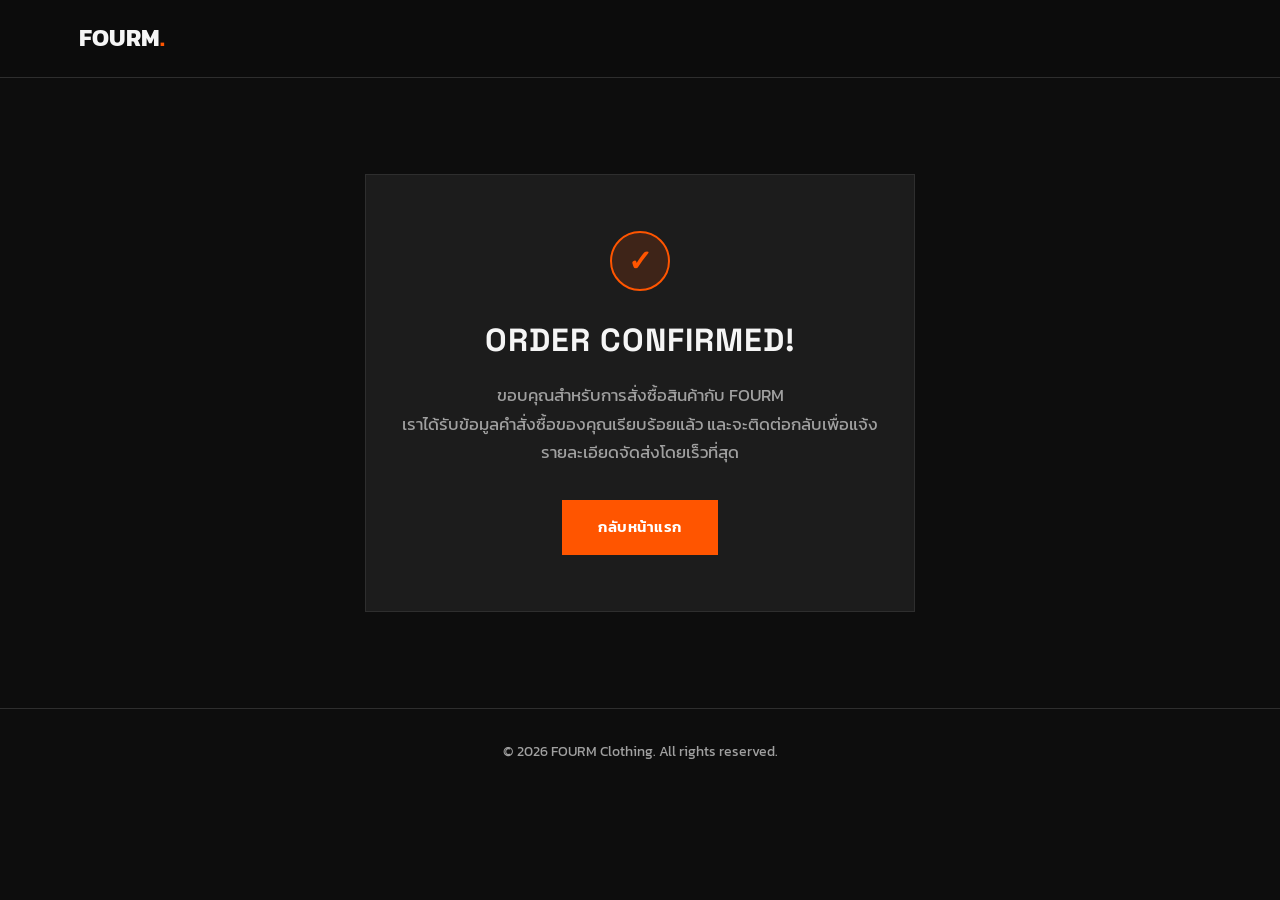
<file: thankyou.html>
<!DOCTYPE html>
<html lang="th">
<head>
  <meta charset="UTF-8">
  <meta name="viewport" content="width=device-width, initial-scale=1.0">
  <title>ขอบคุณสำหรับการสั่งซื้อ — FOURM</title>
  <link rel="stylesheet" href="style.css">
</head>
<body>

  <!-- Header -->
  <header class="header">
    <div class="container nav-container">
      <a href="index.html" class="logo">FOURM<span>.</span></a>
    </div>
  </header>

  <!-- Content Section -->
  <main class="section-padding" style="min-height: 70vh; display: flex; align-items: center;">
    <div class="container" style="text-align: center;">
      <div style="background-color: var(--surface-card); border: 1px solid var(--border-color); max-width: 550px; margin: 0 auto; padding: 3.5rem 2rem;">
        <div style="width: 60px; height: 60px; background-color: rgba(255,85,0,0.15); border: 2px solid var(--accent-color); color: var(--accent-color); border-radius: 50%; display: flex; align-items: center; justify-content: center; font-size: 1.8rem; margin: 0 auto 1.5rem; font-weight: bold;">
          ✓
        </div>
        <h1 style="font-size: 2rem; margin-bottom: 1rem;">ORDER CONFIRMED!</h1>
        <p style="color: var(--text-muted); font-size: 1.05rem; line-height: 1.7; margin-bottom: 2rem;">
          ขอบคุณสำหรับการสั่งซื้อสินค้ากับ FOURM<br>
          เราได้รับข้อมูลคำสั่งซื้อของคุณเรียบร้อยแล้ว และจะติดต่อกลับเพื่อแจ้งรายละเอียดจัดส่งโดยเร็วที่สุด
        </p>
        <a href="index.html" class="btn btn-primary" style="padding: 0.9rem 2.2rem;">กลับหน้าแรก</a>
      </div>
    </div>
  </main>

  <!-- Footer -->
  <footer style="border-top: 1px solid var(--border-color); padding: 2rem 0; text-align: center; color: var(--text-muted); font-size: 0.85rem;">
    <div class="container">
      <p>&copy; 2026 FOURM Clothing. All rights reserved.</p>
    </div>
  </footer>

  <script src="script.js"></script>
</body>
</html>
</file>
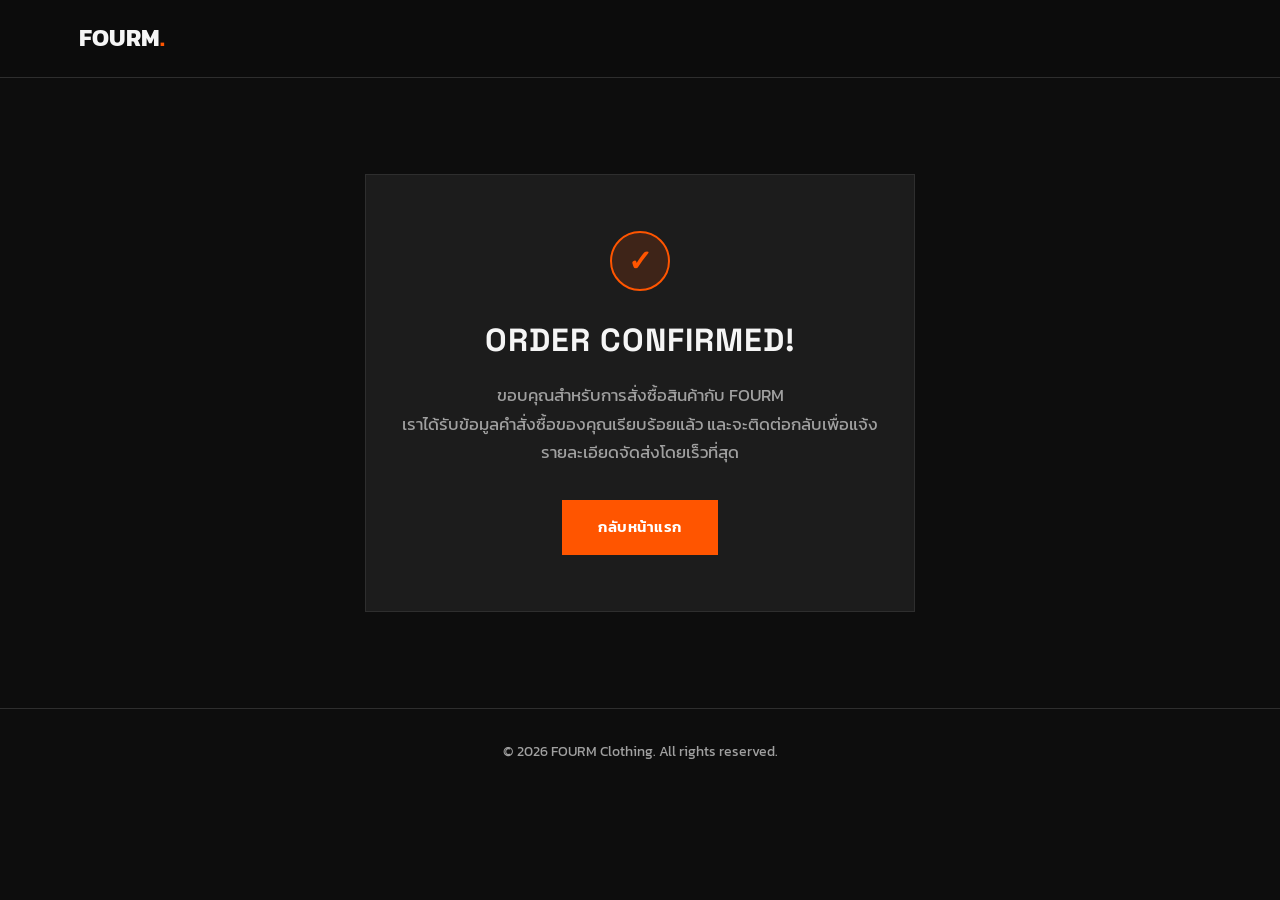
<file: thankyou.html.html>
<!DOCTYPE html>
<html lang="th">
<head>
  <meta charset="UTF-8">
  <meta name="viewport" content="width=device-width, initial-scale=1.0">
  <title>ขอบคุณสำหรับการสั่งซื้อ — FOURM</title>
  <link rel="stylesheet" href="style.css">
</head>
<body>

  <!-- Header -->
  <header class="header">
    <div class="container nav-container">
      <a href="index.html" class="logo">FOURM<span>.</span></a>
    </div>
  </header>

  <!-- Content Section -->
  <main class="section-padding" style="min-height: 70vh; display: flex; align-items: center;">
    <div class="container" style="text-align: center;">
      <div style="background-color: var(--surface-card); border: 1px solid var(--border-color); max-width: 550px; margin: 0 auto; padding: 3.5rem 2rem;">
        <div style="width: 60px; height: 60px; background-color: rgba(255,85,0,0.15); border: 2px solid var(--accent-color); color: var(--accent-color); border-radius: 50%; display: flex; align-items: center; justify-content: center; font-size: 1.8rem; margin: 0 auto 1.5rem; font-weight: bold;">
          ✓
        </div>
        <h1 style="font-size: 2rem; margin-bottom: 1rem;">ORDER CONFIRMED!</h1>
        <p style="color: var(--text-muted); font-size: 1.05rem; line-height: 1.7; margin-bottom: 2rem;">
          ขอบคุณสำหรับการสั่งซื้อสินค้ากับ FOURM<br>
          เราได้รับข้อมูลคำสั่งซื้อของคุณเรียบร้อยแล้ว และจะติดต่อกลับเพื่อแจ้งรายละเอียดจัดส่งโดยเร็วที่สุด
        </p>
        <a href="index.html" class="btn btn-primary" style="padding: 0.9rem 2.2rem;">กลับหน้าแรก</a>
      </div>
    </div>
  </main>

  <!-- Footer -->
  <footer style="border-top: 1px solid var(--border-color); padding: 2rem 0; text-align: center; color: var(--text-muted); font-size: 0.85rem;">
    <div class="container">
      <p>&copy; 2026 FOURM Clothing. All rights reserved.</p>
    </div>
  </footer>

  <script src="script.js"></script>
</body>
</html>
</file>
<file: style.css>
/* ==========================================================================
   1. VARIABLES & RESET
   ========================================================================== */
@import url('https://fonts.googleapis.com/css2?family=Kanit:wght@300;400;500;600;700&family=Space+Grotesk:wght@500;700&display=swap');

:root {
  /* Color Palette */
  --bg-color: #0d0d0d;
  --surface-color: #161616;
  --surface-card: #1c1c1c;
  --border-color: #2e2e2e;
  --border-active: #ffffff;
  
  --text-main: #f5f5f5;
  --text-muted: #a0a0a0;
  
  --accent-color: #ff5500; /* สีส้มสตรีท (Street Orange) */
  --accent-hover: #ff6a1a;
  
  /* Fonts */
  --font-sans: 'Kanit', -apple-system, BlinkMacSystemFont, "Segoe UI", Roboto, sans-serif;
  --font-display: 'Space Grotesk', 'Kanit', sans-serif;
  
  /* Layout */
  --container-max: 1200px;
  --radius-sharp: 0px; /* เน้นขอบคม สไตล์แบรนด์เสื้อผ้าเท่ๆ */
  --transition: all 0.25s cubic-bezier(0.16, 1, 0.3, 1);
}

* {
  margin: 0;
  padding: 0;
  box-sizing: border-box;
}

body {
  font-family: var(--font-sans);
  background-color: var(--bg-color);
  color: var(--text-main);
  line-height: 1.6;
  -webkit-font-smoothing: antialiased;
}

/* ==========================================================================
   2. TYPOGRAPHY & BUTTONS
   ========================================================================== */
h1, h2, h3, h4, .brand-title {
  font-family: var(--font-display);
  text-transform: uppercase;
  letter-spacing: 1px;
  font-weight: 700;
}

a {
  color: inherit;
  text-decoration: none;
}

.btn {
  display: inline-flex;
  align-items: center;
  justify-content: center;
  padding: 0.8rem 1.8rem;
  font-family: var(--font-sans);
  font-weight: 600;
  font-size: 0.95rem;
  letter-spacing: 0.5px;
  text-transform: uppercase;
  border: 1px solid transparent;
  cursor: pointer;
  transition: var(--transition);
  border-radius: var(--radius-sharp);
}

.btn-primary {
  background-color: var(--accent-color);
  color: #ffffff;
}

.btn-primary:hover {
  background-color: var(--accent-hover);
  transform: translateY(-2px);
}

.btn-outline {
  background-color: transparent;
  border-color: var(--border-color);
  color: var(--text-main);
}

.btn-outline:hover {
  border-color: var(--text-main);
  background-color: var(--text-main);
  color: var(--bg-color);
}

/* ==========================================================================
   3. LAYOUT & CONTAINERS
   ========================================================================== */
.container {
  width: 90%;
  max-width: var(--container-max);
  margin: 0 auto;
  padding: 0 15px;
}

.section-padding {
  padding: 5rem 0;
}

/* Header & Nav */
.header {
  position: sticky;
  top: 0;
  z-index: 100;
  background-color: rgba(13, 13, 13, 0.9);
  backdrop-filter: blur(10px);
  border-bottom: 1px solid var(--border-color);
  padding: 1.2rem 0;
}

.nav-container {
  display: flex;
  justify-content: space-between;
  align-items: center;
}

.logo {
  font-size: 1.5rem;
  font-weight: 700;
  color: var(--text-main);
}

.logo span {
  color: var(--accent-color);
}

/* ==========================================================================
   4. PRODUCT GRID & CARDS
   ========================================================================== */
.product-grid {
  display: grid;
  grid-template-columns: repeat(auto-fill, minmax(260px, 1fr));
  gap: 2rem;
  margin-top: 2.5rem;
}

.product-card {
  background-color: var(--surface-card);
  border: 1px solid var(--border-color);
  display: flex;
  flex-direction: column;
  position: relative;
  transition: var(--transition);
}

.product-card:hover {
  border-color: var(--accent-color);
  transform: translateY(-4px);
}

.product-image-wrapper {
  position: relative;
  width: 100%;
  padding-top: 125%; /* อัตราส่วน 4:5 สำหรับรูปแฟชั่น */
  overflow: hidden;
  background-color: var(--surface-color);
}

.product-image {
  position: absolute;
  top: 0;
  left: 0;
  width: 100%;
  height: 100%;
  object-fit: cover;
  transition: transform 0.5s ease;
}

.product-card:hover .product-image {
  transform: scale(1.05);
}

.product-tag {
  position: absolute;
  top: 12px;
  left: 12px;
  background-color: var(--bg-color);
  color: var(--text-main);
  font-size: 0.75rem;
  font-weight: 600;
  padding: 4px 8px;
  text-transform: uppercase;
  letter-spacing: 1px;
  border: 1px solid var(--border-color);
}

.product-info {
  padding: 1.2rem;
  display: flex;
  flex-direction: column;
  flex-grow: 1;
}

.product-title {
  font-size: 1.1rem;
  font-weight: 500;
  margin-bottom: 0.3rem;
  color: var(--text-main);
}

.product-meta {
  display: flex;
  justify-content: space-between;
  align-items: center;
  margin-bottom: 0.8rem;
  font-size: 0.85rem;
  color: var(--text-muted);
}

.product-size {
  border: 1px solid var(--border-color);
  padding: 1px 6px;
}

.product-price {
  font-family: var(--font-display);
  font-size: 1.25rem;
  font-weight: 700;
  color: var(--accent-color);
}

.product-description {
  font-size: 0.85rem;
  color: var(--text-muted);
  margin-bottom: 1.2rem;
  display: -webkit-box;
  -webkit-line-clamp: 2;
  -webkit-box-orient: vertical;
  overflow: hidden;
}

.product-card .btn {
  margin-top: auto;
  width: 100%;
}

/* ==========================================================================
   5. RESPONSIVE BREAKPOINTS
   ========================================================================== */
@media (max-width: 768px) {
  .section-padding {
    padding: 3rem 0;
  }

  .product-grid {
    grid-template-columns: repeat(2, 1fr); /* บนมือถือแสดง 2 คอลัมน์ */
    gap: 1rem;
  }

  .product-info {
    padding: 0.8rem;
  }

  .product-title {
    font-size: 0.95rem;
  }

  .product-price {
    font-size: 1.1rem;
  }

  .product-description {
    display: none; /* ซ่อนคำอธิบายยาวๆ ในหน้าจอเล็กเพื่อให้การ์ดกะทัดรัด */
  }
}

@media (max-width: 480px) {
  .product-grid {
    grid-template-columns: 1fr; /* มือถือจอเล็กมาก แสดง 1 คอลัมน์ */
  }
}
</file>
